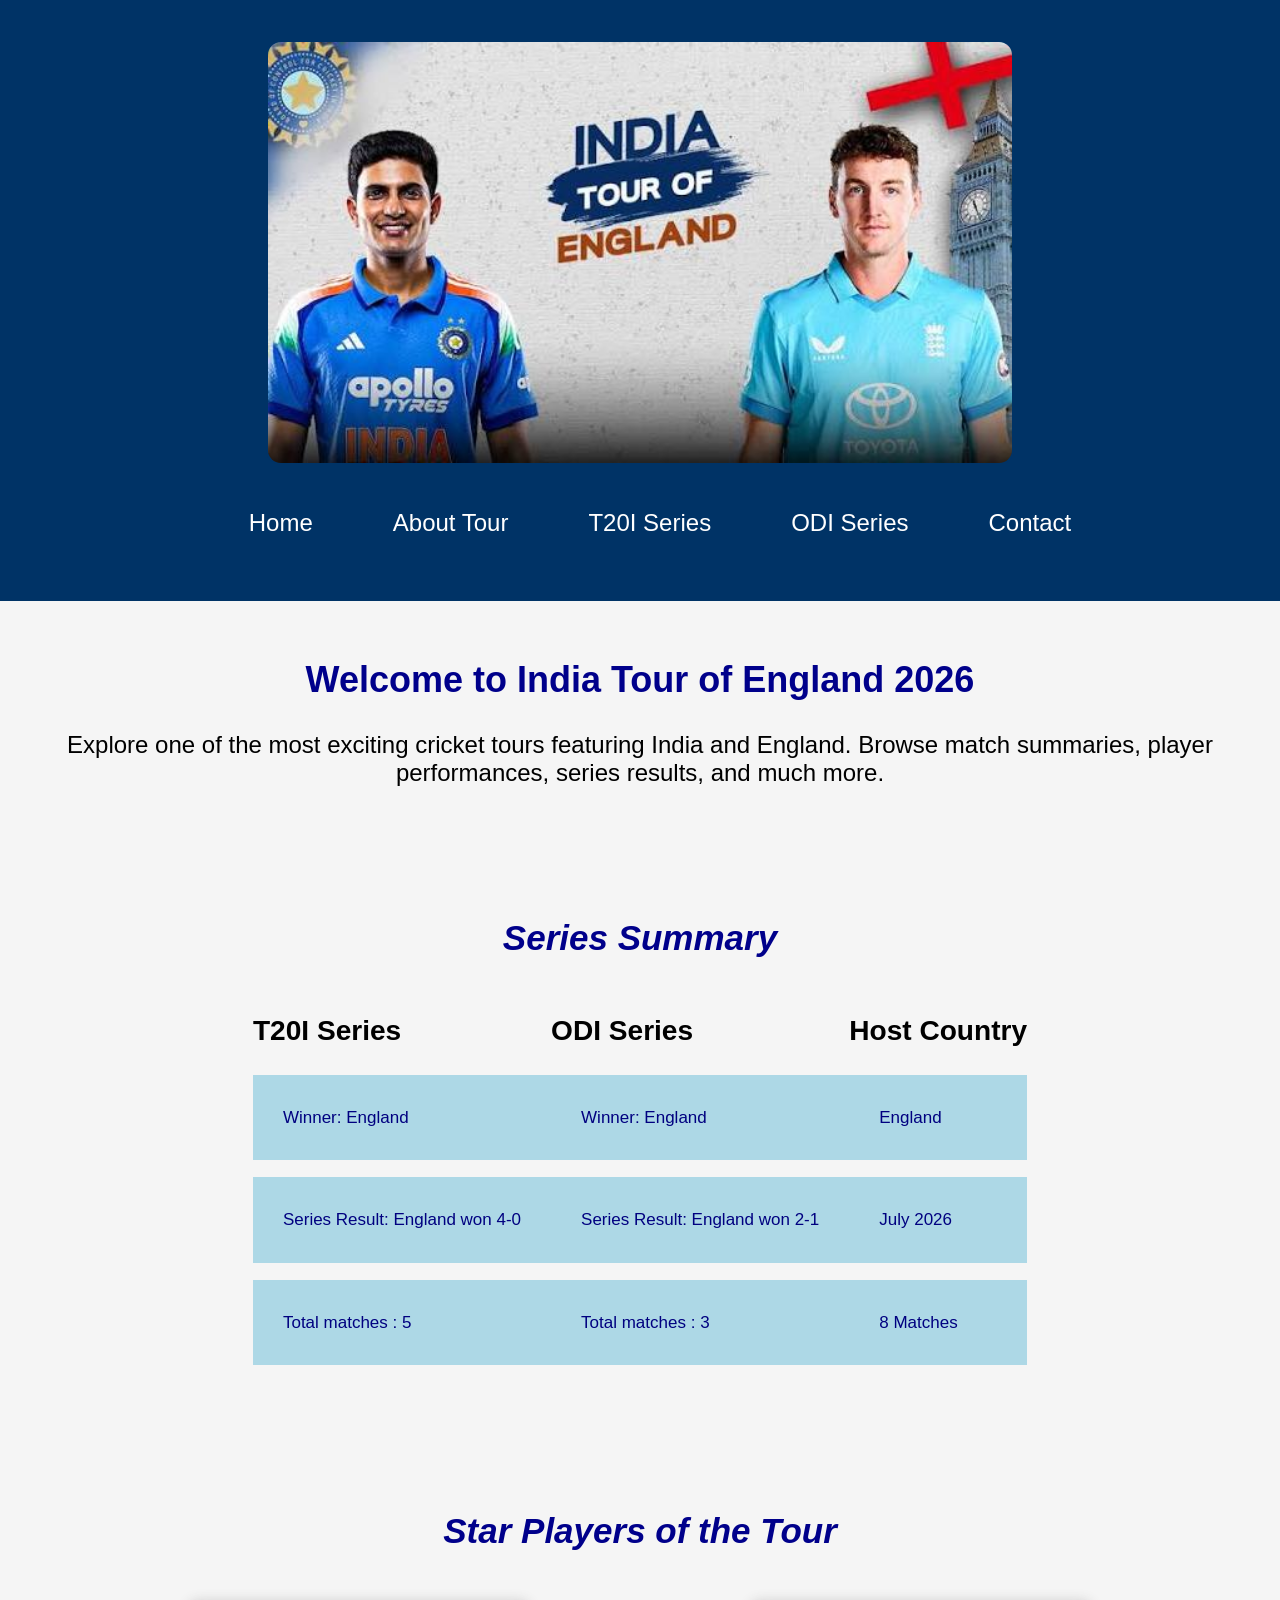
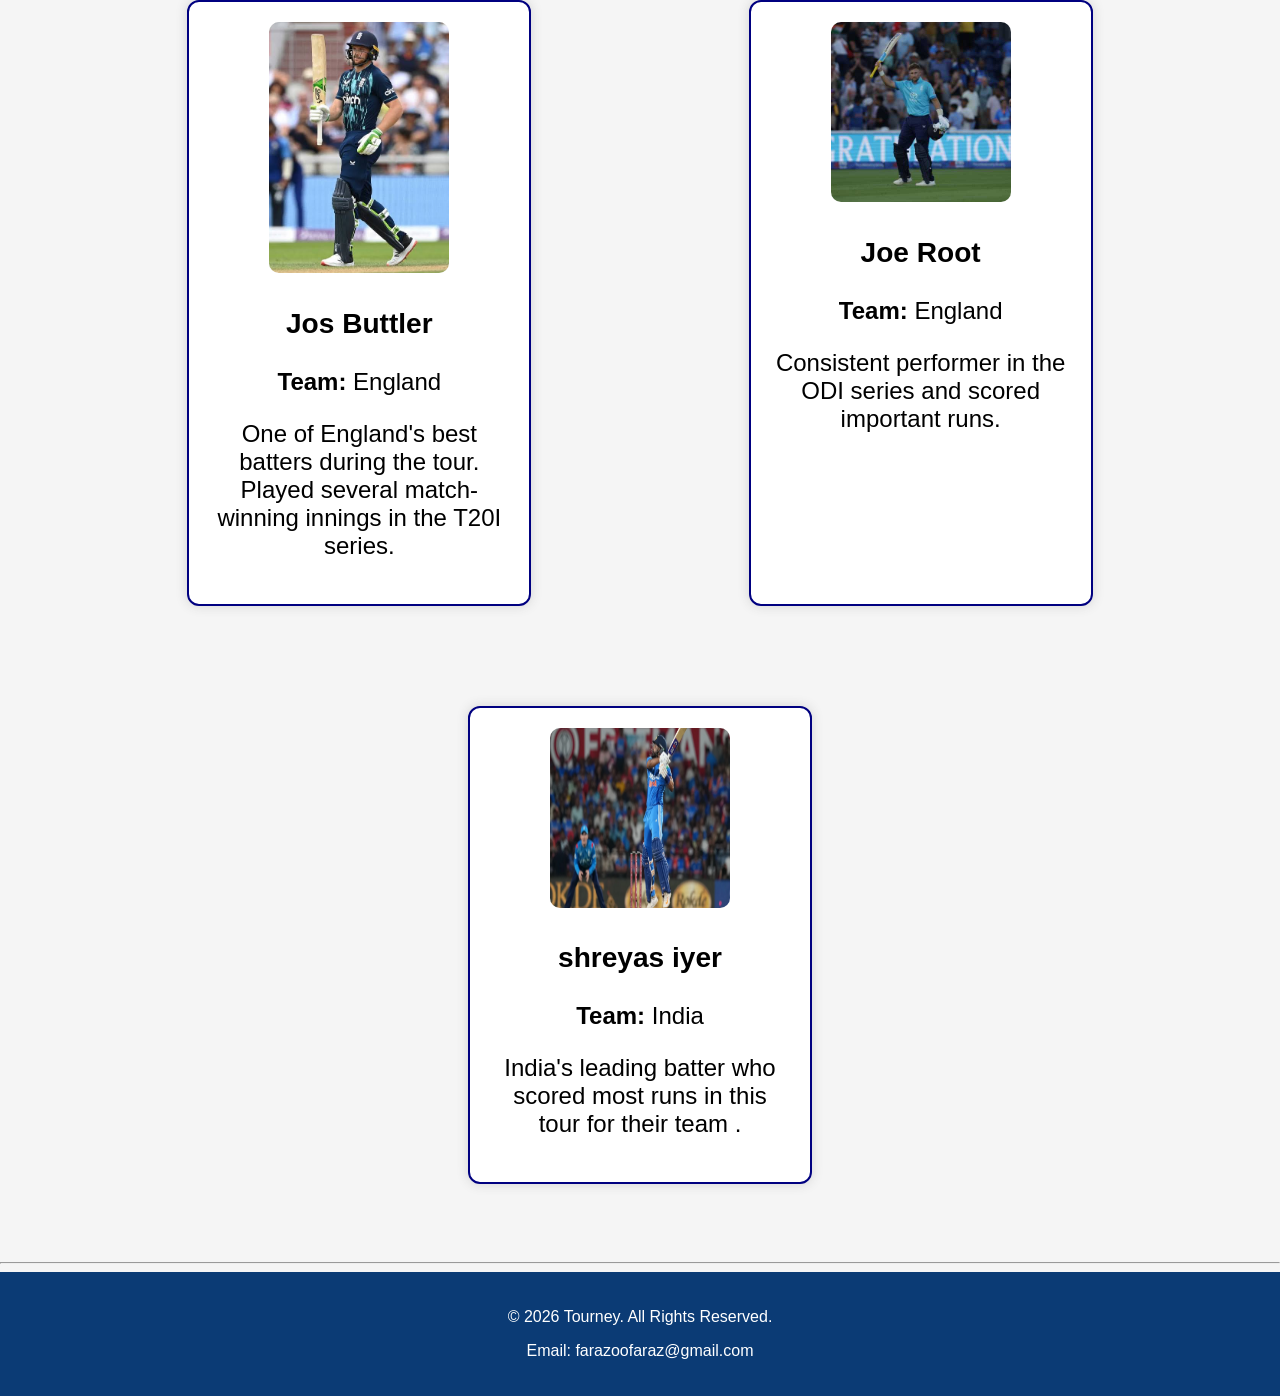
<file: index.html>
<!DOCTYPE html>
<html lang="en">
<head>
    <meta charset="UTF-8">
    <meta name="viewport" content="width=device-width, initial-scale=1.0">
    <title>India Tour of England 2026</title>
    <link rel="stylesheet" href="style.css">
</head>

<body>


    <header>

        <img src="india tour.jpeg" alt="India Tour Logo" class="banner" >

        <nav>
            <ul>
                <li><a href="#">Home</a></li>
                <li><a href="about.html">About Tour</a></li>
                <li><a href="t20.html">T20I Series</a></li>
                <li><a href="odi.html">ODI Series</a></li>
                <li><a href="contact.html">Contact</a></li>
            </ul>
        </nav>

    </header>

    <section class="welcome">

        <h1>Welcome to India Tour of England 2026</h1>
    
        <p>
            Explore one of the most exciting cricket tours featuring India and
            England. Browse match summaries, player performances, series results,
            and much more.
        </p>
    
    </section>


  
 

    <main>

   
     

      

    

      

        <section class="series-summary">

        <em> <h2>Series Summary</h2></em>
        <div class="series-summaryc">
            <div class="summary-card">
        
                <h3>T20I Series</h3>
                <p>Winner: England</p>
                <p>Series Result: England won 4-0</p>
                <p>Total matches : 5</p>
        
            </div>
        
            <div class="summary-card">
        
                <h3>ODI Series</h3>
                <p>Winner: England</p>
                <p> Series Result: England won  2-1</p>
                <p> Total matches : 3</p>
        
            </div>

            <div class="summary-card">

                <h3>Host Country</h3>
                
                <p>England</p>
                
                <p>July 2026</p>
                
                <p>8 Matches</p>
                
                </div>
            </div>
        </section>
        
        <section class="player-summary">

           <em> <h2>Star Players of the Tour</h2></em>
        <div class="player-container">
            <div class="player-card">
        
                <img src="buttler.jpeg" alt="Jos Buttler" width="180">
        
                <h3>Jos Buttler</h3>
        
                <p><strong>Team:</strong> England</p>
        
                <p>
                    One of England's best batters during the tour.
                    Played several match-winning innings in the T20I series.
                </p>
        
            </div>
        
            <div class="player-card">
        
                <img src="root.jpeg" alt="Joe Root" width="180">
        
                <h3>Joe Root</h3>
        
                <p><strong>Team:</strong> England</p>
        
                <p>
                    Consistent performer in the ODI series and scored important runs.
                </p>
        
            </div>
        
            <div class="player-card">
        
                <img src="shreyas.webp" alt="shreyas iyer" width="180" height="180">
        
                <h3>shreyas iyer</h3>
        
                <p><strong>Team:</strong> India</p>
        
                <p>
                    India's leading batter  who scored most runs in this tour for their team .
                </p>
        
            </div>
        </div>
      
</section>
    </main>

    <hr>


    <footer id="contact">

        <p>&copy; 2026 Tourney. All Rights Reserved.</p>

        <p>Email: farazoofaraz@gmail.com</p>

    </footer>

</body>
</html>
</file>
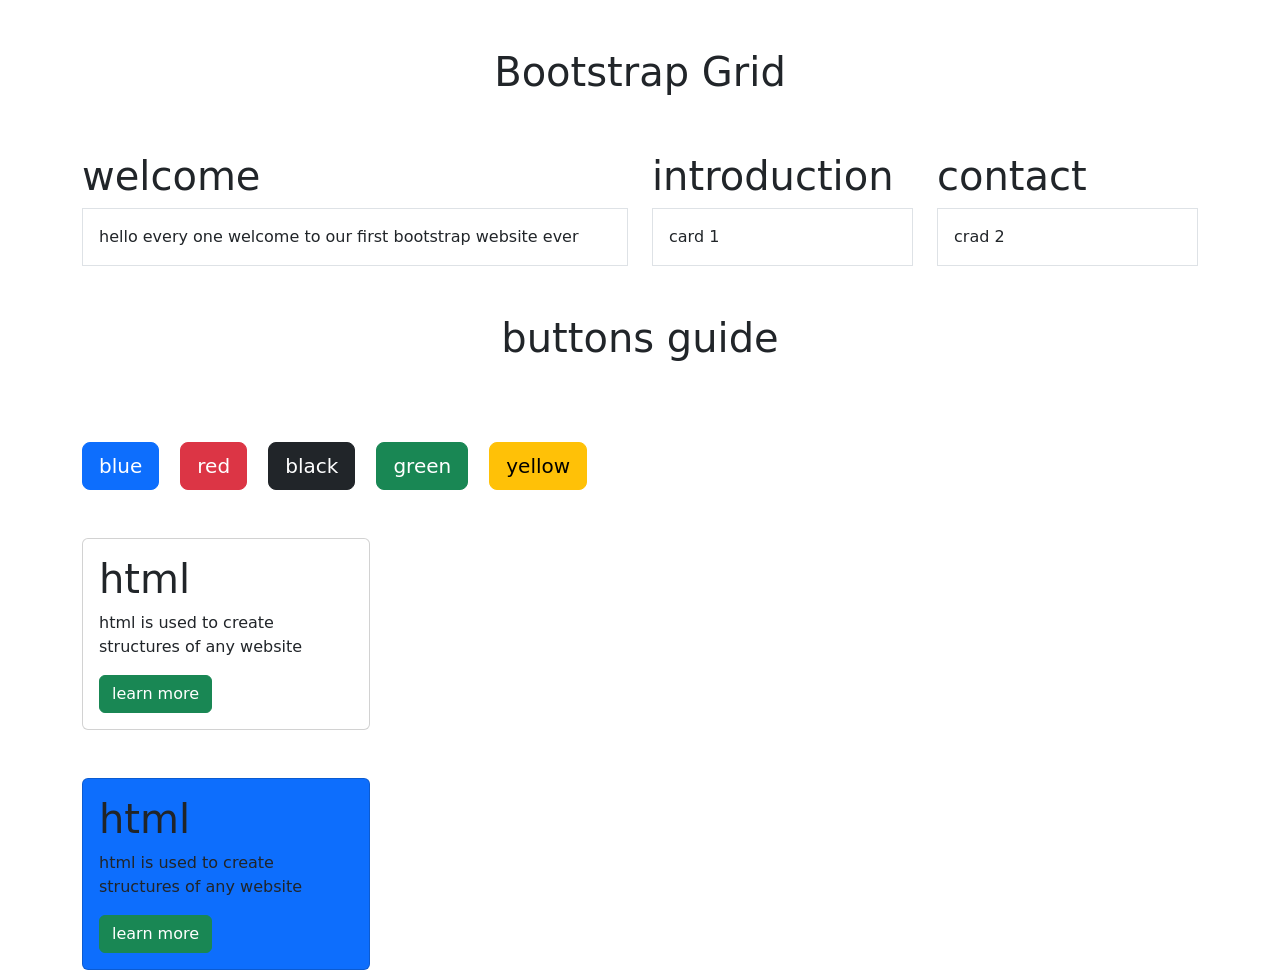
<file: bootstrap_practice/index.html>
<!DOCTYPE html>
<html lang="en">
<head>
    <meta charset="UTF-8">
    <meta http-equiv="X-UA-Compatible" content="IE=edge">
    <meta name="viewport" content="width=device-width, initial-scale=1.0">
    <title>bootstrap practice</title>
    <link href="https://cdn.jsdelivr.net/npm/bootstrap@5.3.8/dist/css/bootstrap.min.css" rel="stylesheet" integrity="sha384-sRIl4kxILFvY47J16cr9ZwB07vP4J8+LH7qKQnuqkuIAvNWLzeN8tE5YBujZqJLB" crossorigin="anonymous">
</head>
<body>
    <body>

        <div class="container">
        
            <h1 class="text-center mt-5">Bootstrap Grid</h1><br><br>
        
            <div class="row">
        
                <div class="col-md-6">
                    <h1>welcome</h1>
                  <div class="border p-3">hello every one welcome to our first bootstrap website ever</div>
                </div>
        
                <div class="col-md-3">
                    <h1>introduction </h1>
                    <div class="border p-3">  card 1</div>
                </div>
                <div class="col-md-3">
                    <h1>contact</h1>
                    <div class="border p-3"> crad 2</div>
                </div>
        
            </div>
        
        </div>
        <div class="container">
            <h1 class="text-center mt-5">buttons guide</h1><br><br><br>
            
        <div class="btn btn-primary btn-lg me-3">blue</div>
        <div class="btn btn-danger btn-lg me-3">red</div>
        <div class="btn btn-dark btn-lg me-3">black</div>
        <div class="btn btn-success btn-lg me-3">green</div>
        <div class="btn btn-warning btn-lg  ">yellow</div>
        
    </div>


    <div class="container mt-5">
        <div class="card " style="width:18rem;">
            <div class="card-body">
                <h1 class="card-title">html</h1>
                <p class="card-text">html is used to create structures of any website</p>
                <button class="btn btn-success"> learn more</button>

            </div>

        </div>

    </div>
    
    <div class="container mt-5 ">
        <div class="card bg-primary rounded col-md-6" style="width:18rem;">
            <div class="card-body">
                <h1 class="card-title">html</h1>
                <p class="card-text">html is used to create structures of any website</p>
                <button class="btn btn-success"> learn more</button>

            </div>

        </div>

    </div>
        
        </body>
</body>
</html>
</file>
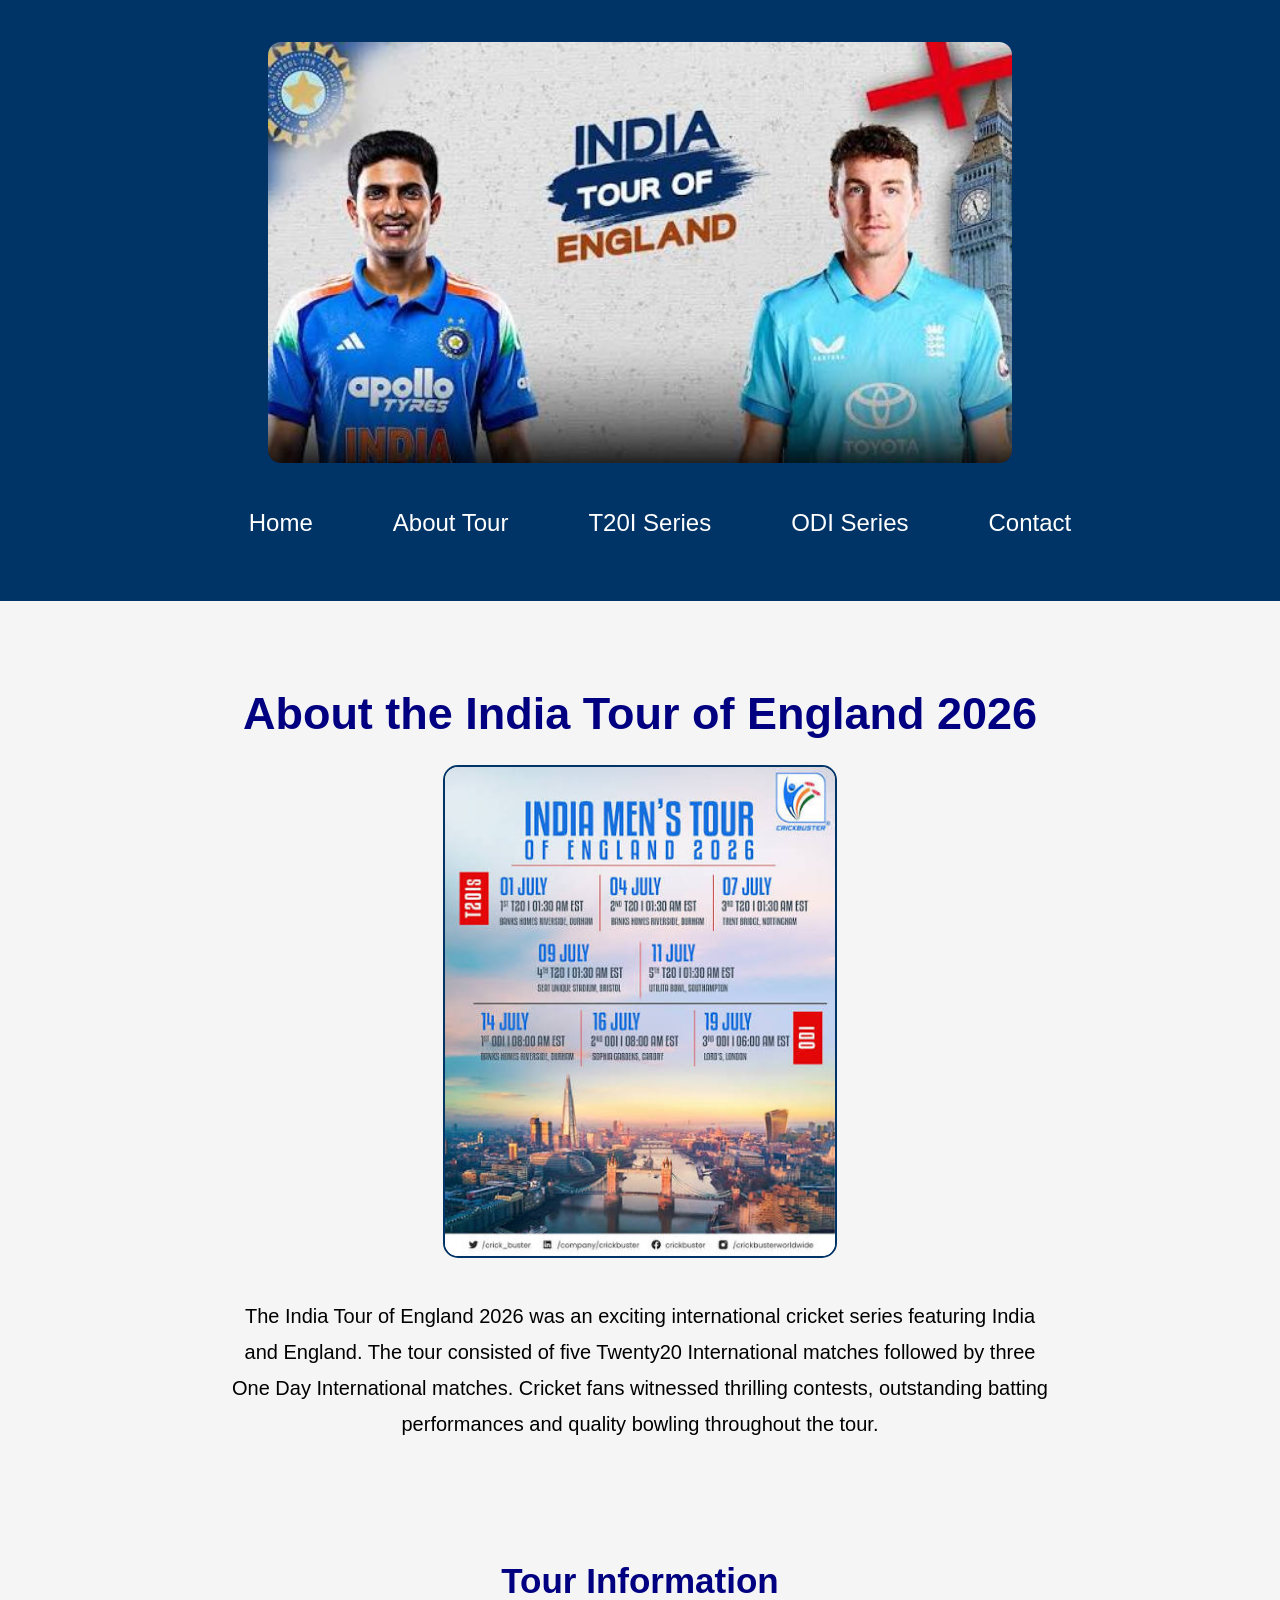
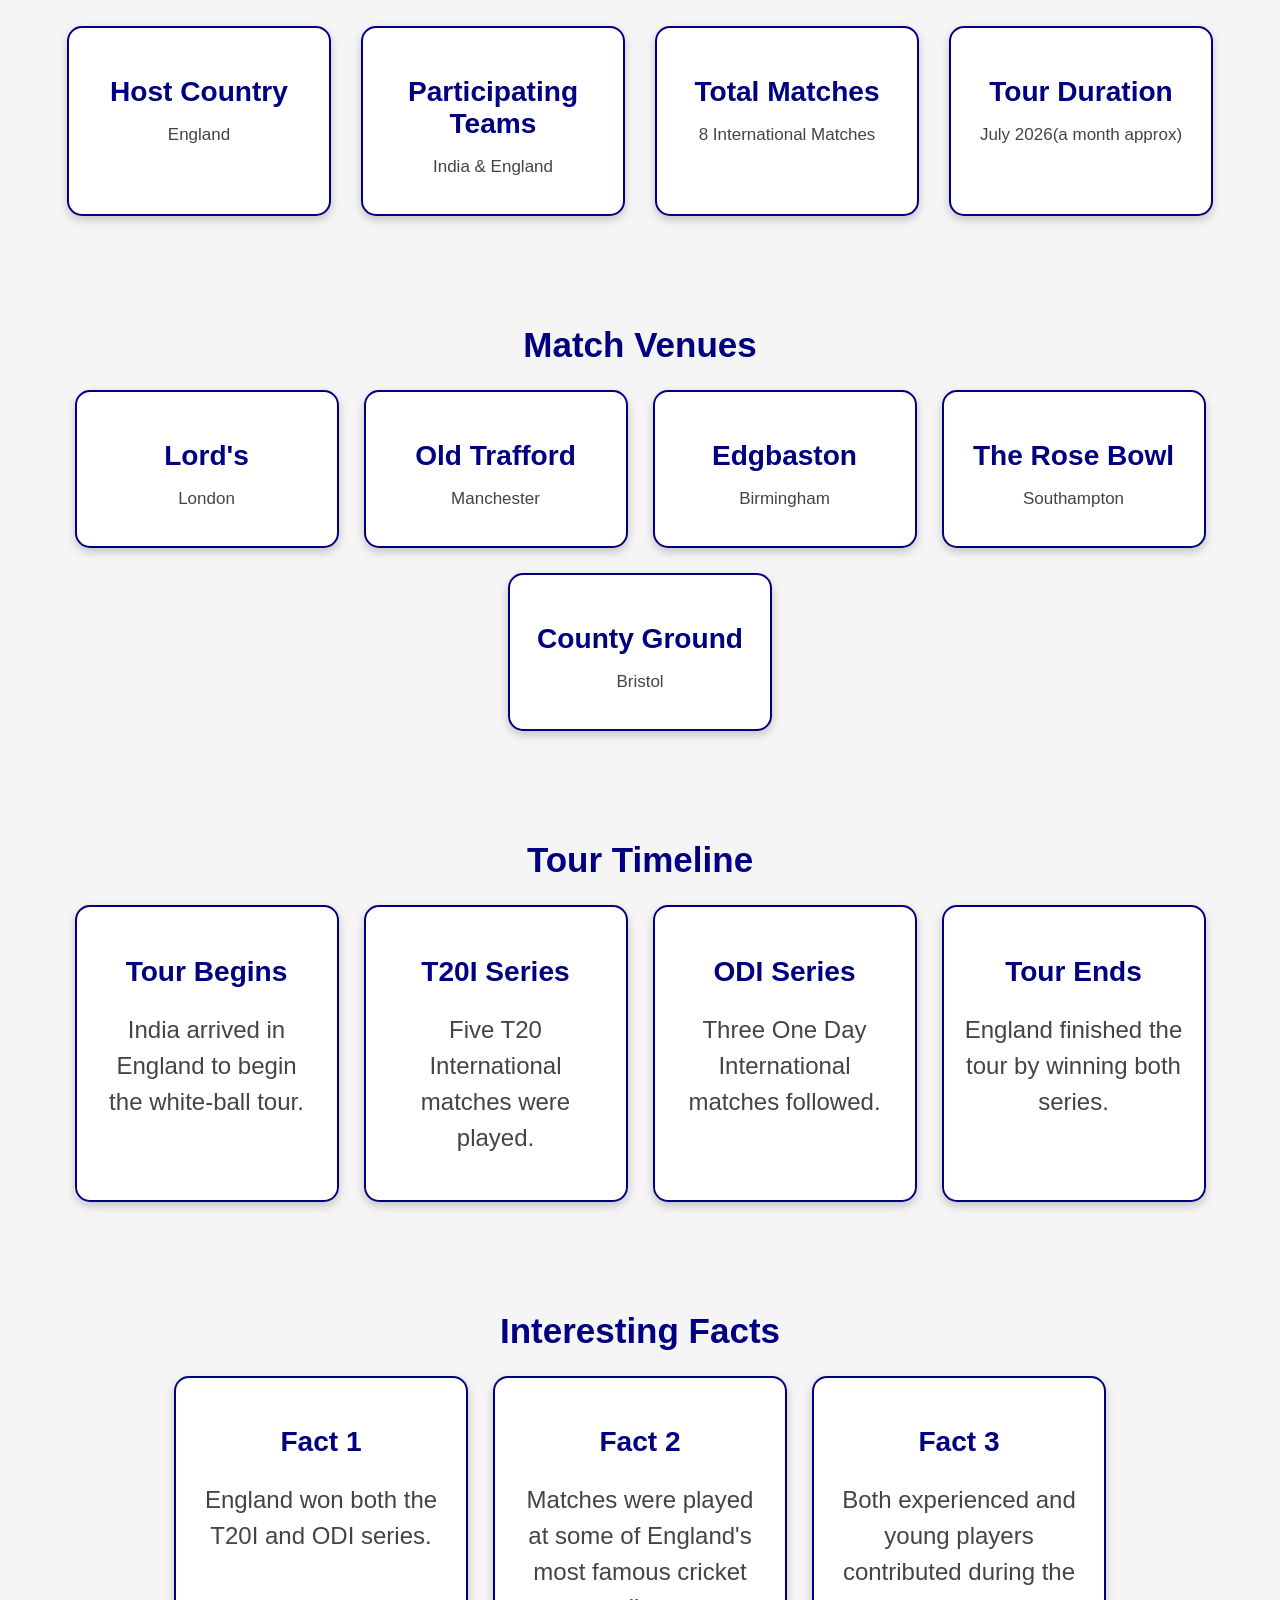
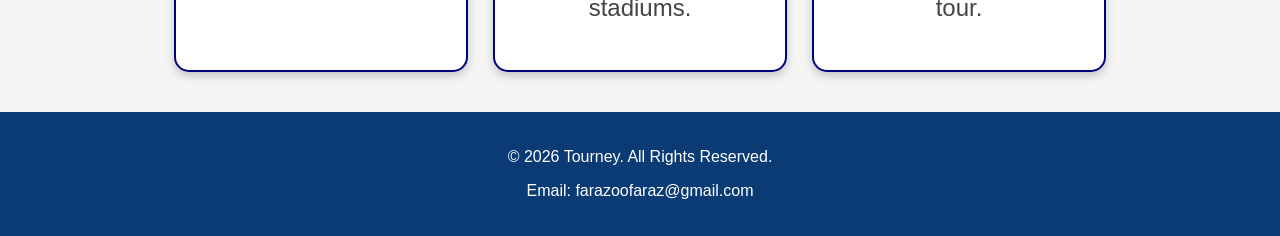
<file: about.html>
<!DOCTYPE html>
<html lang="en">
<head>
    <meta charset="UTF-8">
    <meta http-equiv="X-UA-Compatible" content="IE=edge">
    <meta name="viewport" content="width=device-width, initial-scale=1.0">
    <title>Document</title>
    <link rel="stylesheet" href="style.css">
</head>
<body>

    <header>

        <img src="india tour.jpeg" alt="India Tour Logo" class="banner" >

        <nav>
            <ul>
                <li><a href="#">Home</a></li>
                <li><a href="about.html">About Tour</a></li>
                <li><a href="t20.html">T20I Series</a></li>
                <li><a href="odi.html">ODI Series</a></li>
                <li><a href="contact.html">Contact</a></li>
            </ul>
        </nav>

    </header>
    
    <section class="about-hero">

        <h1>About the India Tour of England 2026</h1>
        <img src="india tour logo.jpeg" alt="Dates of Matches">
        
        <p>
        The India Tour of England 2026 was an exciting international cricket series featuring
        India and England. The tour consisted of five Twenty20 International matches followed
        by three One Day International matches. Cricket fans witnessed thrilling contests,
        outstanding batting performances and quality bowling throughout the tour.
        </p>
        
        </section>

    

        <section class="tour-information">

            <h2>Tour Information</h2>
            
            <div class="tour-container">
            
            <div class="tour-card">
            
            <h3>Host Country</h3>
            
            <p>England</p>
            
            </div>
            
            <div class="tour-card">
            
            <h3>Participating Teams</h3>
            
            <p>India & England</p>
            
            </div>
            
            <div class="tour-card">
            
            <h3>Total Matches</h3>
            
            <p>8 International Matches</p>
            
            </div>
            
            <div class="tour-card">
            
            <h3>Tour Duration</h3>
            
            <p> July 2026(a month approx)</p>
            
            </div>
            
            </div>
            
            </section>


            <section class="venues">

                <h2>Match Venues</h2>
                
                <div class="venue-container">
                
                <div class="venue-card">
                <h3>Lord's</h3>
                <p>London</p>
                </div>
                
                <div class="venue-card">
                <h3>Old Trafford</h3>
                <p>Manchester</p>
                </div>
                
                <div class="venue-card">
                <h3>Edgbaston</h3>
                <p>Birmingham</p>
                </div>
                
                <div class="venue-card">
                <h3>The Rose Bowl</h3>
                <p>Southampton</p>
                </div>
                
                <div class="venue-card">
                <h3>County Ground</h3>
                <p>Bristol</p>
                </div>
                
                </div>
                
                </section>

                <section class="timeline">

                    <h2>Tour Timeline</h2>
                    
                    <div class="timeline-container">
                    
                    <div class="timeline-card">
                    
                    <h3>Tour Begins</h3>
                    
                    <p>India arrived in England to begin the white-ball tour.</p>
                    
                    </div>
                    
                    <div class="timeline-card">
                    
                    <h3>T20I Series</h3>
                    
                    <p>Five T20 International matches were played.</p>
                    
                    </div>
                    
                    <div class="timeline-card">
                    
                    <h3>ODI Series</h3>
                    
                    <p>Three One Day International matches followed.</p>
                    
                    </div>
                    
                    <div class="timeline-card">
                    
                    <h3>Tour Ends</h3>
                    
                    <p>England finished the tour by winning both series.</p>
                    
                    </div>
                    
                    </div>
                    
                    </section>



                    <section class="facts">

                        <h2>Interesting Facts</h2>
                        
                        <div class="fact-container">
                        
                        <div class="fact-card">
                        
                        <h3>Fact 1</h3>
                        
                        <p>England won both the T20I and ODI series.</p>
                        
                        </div>
                        
                        <div class="fact-card">
                        
                        <h3> Fact 2</h3>
                        
                        <p>Matches were played at some of England's most famous cricket stadiums.</p>
                        
                        </div>
                        
                        <div class="fact-card">
                        
                        <h3>Fact 3</h3>
                        
                        <p>Both experienced and young players contributed during the tour.</p>
                        
                        </div>
                        
                        </div>
                        
                        </section>


    <footer id="contact">

        <p>&copy; 2026 Tourney. All Rights Reserved.</p>

        <p>Email: farazoofaraz@gmail.com</p>

    </footer>

</body>
</html>
</file>
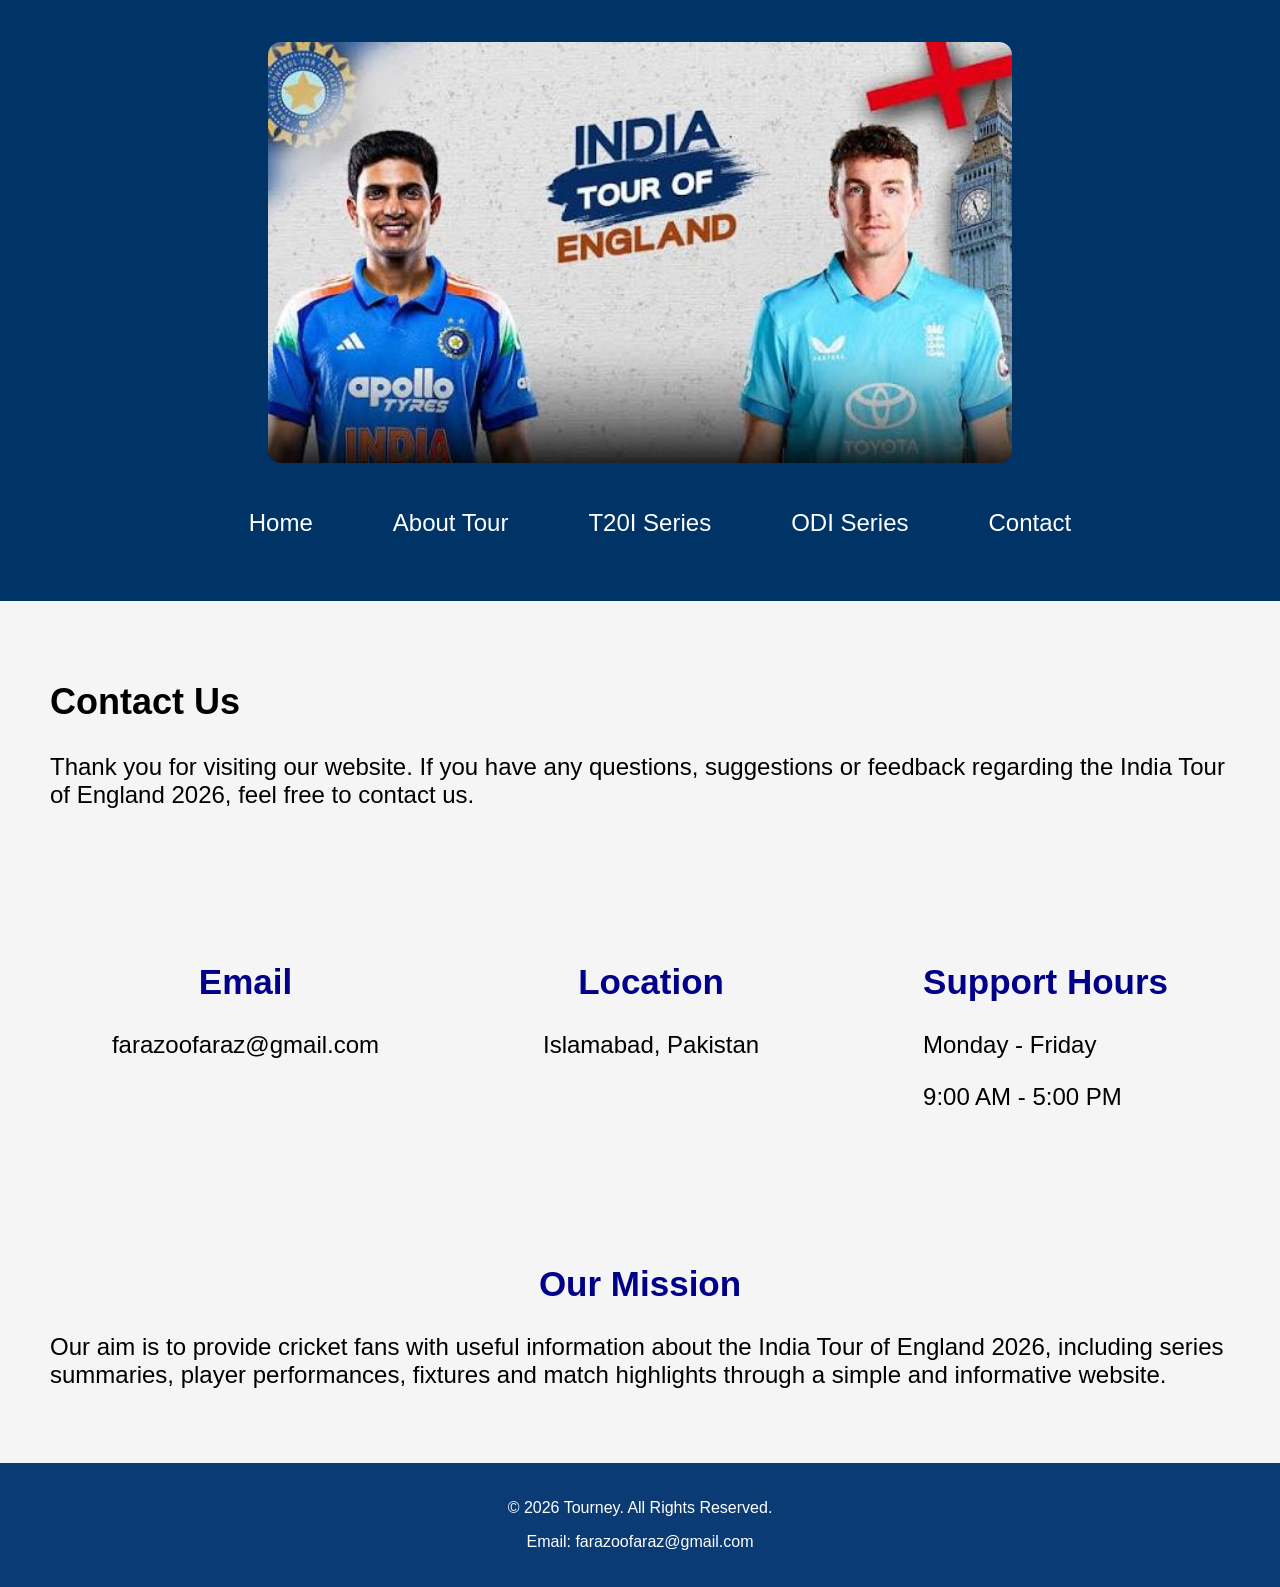
<file: contact.html>
<!DOCTYPE html>
<html lang="en">

<head>
    <meta charset="UTF-8">
    <meta name="viewport" content="width=device-width, initial-scale=1.0">
    <title>Contact | India Tour of England 2026</title>

    <link rel="stylesheet" href="style.css">
</head>

<body>

    <header>

        <img src="india tour.jpeg" alt="India Tour Banner" class="banner">

        <nav>

            <ul>

                <li><a href="index.html">Home</a></li>
                <li><a href="about.html">About Tour</a></li>
                <li><a href="t20.html">T20I Series</a></li>
                <li><a href="odi.html">ODI Series</a></li>
                <li><a href="contact.html">Contact</a></li>

            </ul>

        </nav>

    </header>

    <main>

        <section class="contact-heading">

            <h1>Contact Us</h1>

            <p>
                Thank you for visiting our website. If you have any questions,
                suggestions or feedback regarding the India Tour of England 2026,
                feel free to contact us.
            </p>

        </section>

        <section class="contact-info">

            <div class="contact-card">

                <h2>Email</h2>

                <p>farazoofaraz@gmail.com</p>

            </div>

            <div class="contact-card">

                <h2>Location</h2>

                <p>Islamabad, Pakistan</p>

            </div>

            <div class="contact-card">

                <h2>Support Hours</h2>

                <p>Monday - Friday</p>

                <p>9:00 AM - 5:00 PM</p>

            </div>

        </section>

        <section class="mission">

            <h2>Our Mission</h2>

            <p>
                Our aim is to provide cricket fans with useful information about
                the India Tour of England 2026, including series summaries,
                player performances, fixtures and match highlights through a
                simple and informative website.
            </p>

        </section>

      
    </main>

    <footer id="contact">

        <p>&copy; 2026 Tourney. All Rights Reserved.</p>

        <p>Email: farazoofaraz@gmail.com</p>
    </footer>

</body>

</html>
</file>
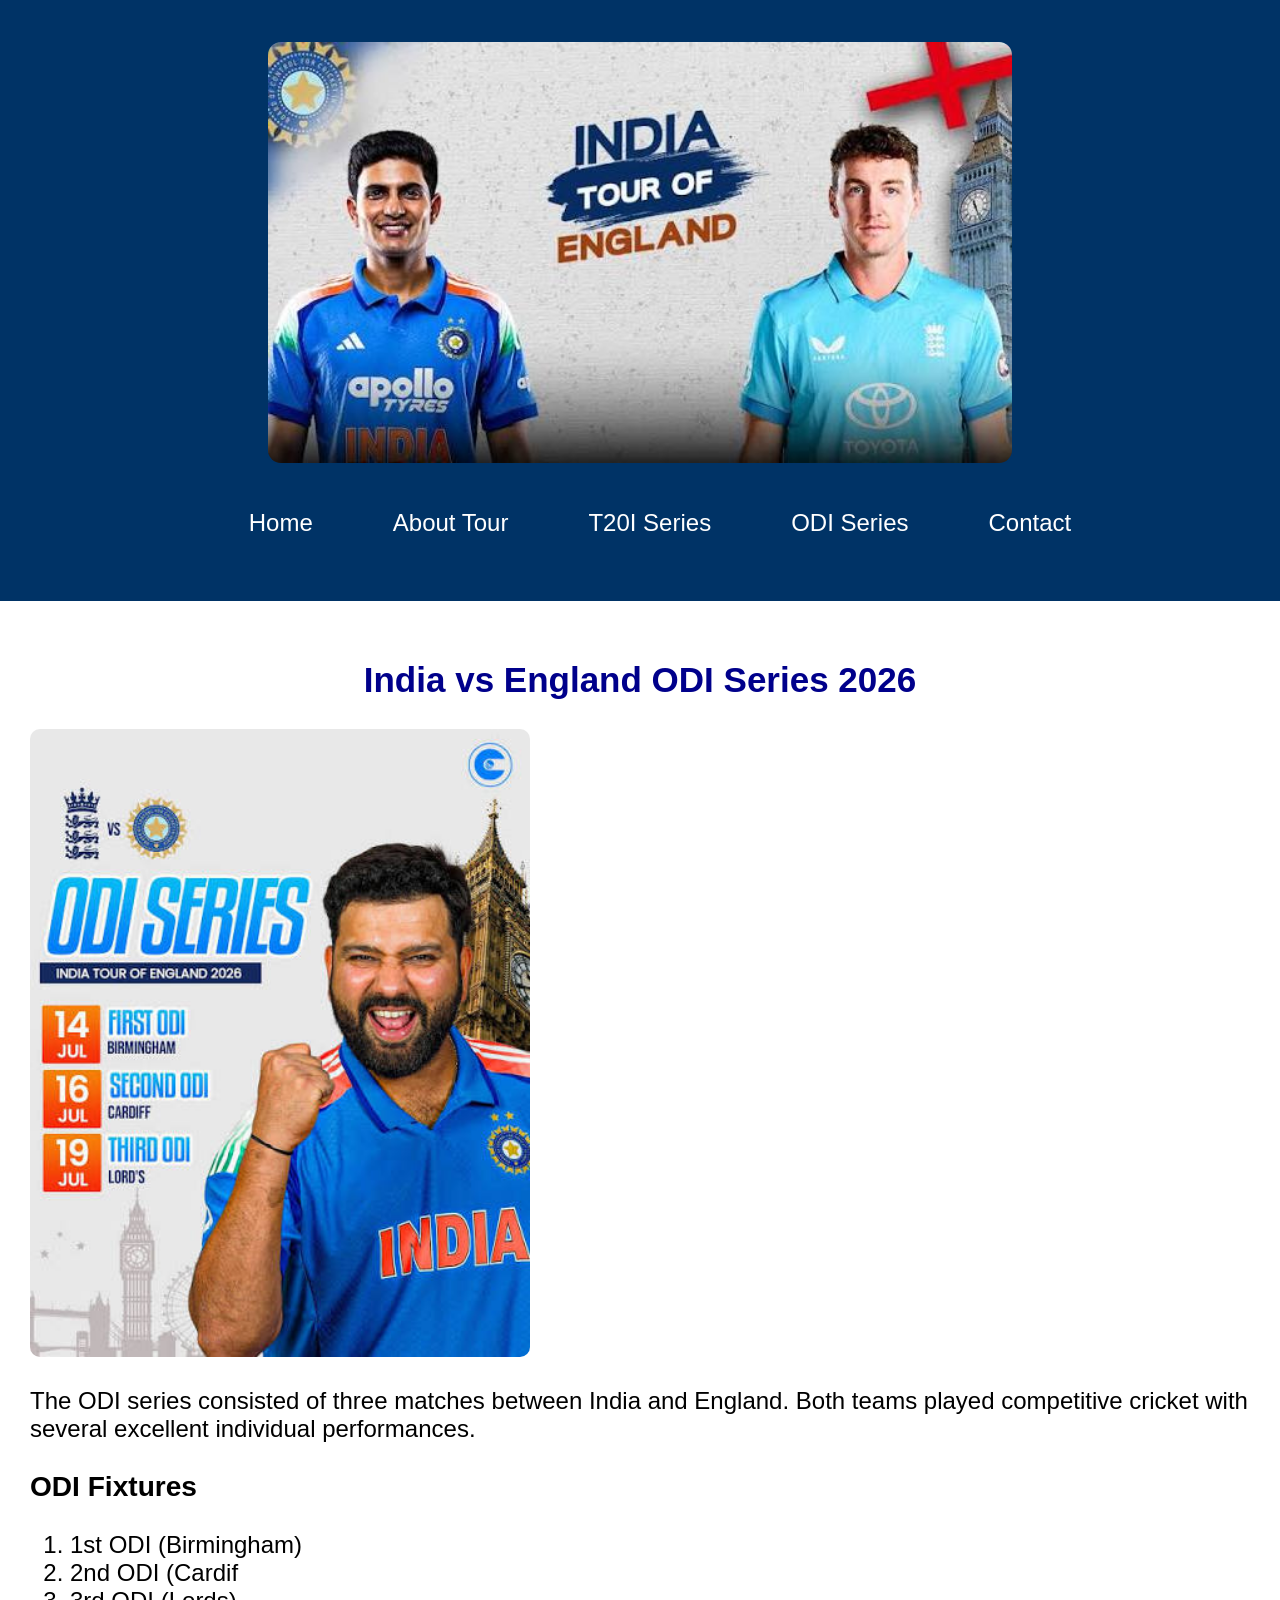
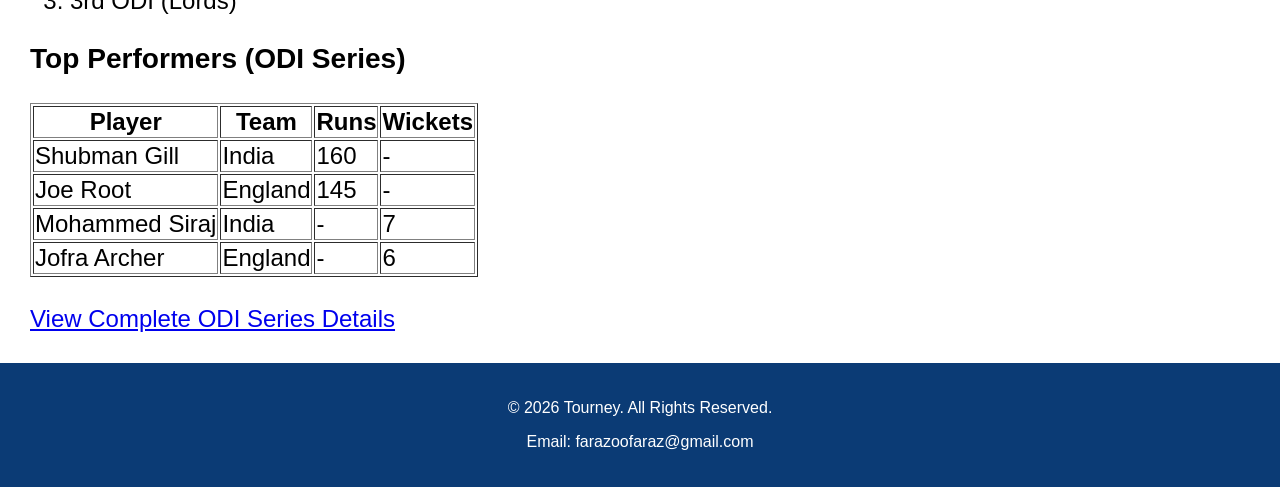
<file: odi.html>
<!DOCTYPE html>
<html lang="en">
<head>
    <meta charset="UTF-8">
    <meta http-equiv="X-UA-Compatible" content="IE=edge">
    <meta name="viewport" content="width=device-width, initial-scale=1.0">
    <title>Document</title>
    <link rel="stylesheet" href="style.css">
</head>
<body>
    
    <header>

        <img src="india tour.jpeg" alt="India Tour Logo" class="banner" >

        <nav>
            <ul>
                <li><a href="#">Home</a></li>
                <li><a href="about.html">About Tour</a></li>
                <li><a href="t20.html">T20I Series</a></li>
                <li><a href="odi.html">ODI Series</a></li>
                <li><a href="contact.html">Contact</a></li>
            </ul>
        </nav>

    </header>


    <section id="odi">

        <h2>India vs England ODI Series 2026</h2>
    
        <img src="odi series.jpeg" alt="ODI Series" width="500">
    
        <p>
    
            The ODI series consisted of three matches between
            India and England. Both teams played competitive cricket
            with several excellent individual performances.
    
        </p>
    
        <h3>ODI Fixtures</h3>
    
        <ol>
    
            <li>1st ODI  (Birmingham)</li>
            <li>2nd ODI  (Cardif</li>
            <li>3rd ODI  (Lords)</li>
    
        </ol>
    
        <h3>Top Performers (ODI Series)</h3>
    
        <table border="1">
    
            <tr>
    
                <th>Player</th>
                <th>Team</th>
                <th>Runs</th>
                <th>Wickets</th>
    
            </tr>
    
            <tr>
    
                <td>Shubman Gill</td>
                <td>India</td>
                <td>160</td>
                <td>-</td>
    
            </tr>
    
            <tr>
    
                <td>Joe Root</td>
                <td>England</td>
                <td>145</td>
                <td>-</td>
    
            </tr>
    
            <tr>
    
                <td>Mohammed Siraj</td>
                <td>India</td>
                <td>-</td>
                <td>7</td>
    
            </tr>
    
            <tr>
    
                <td>Jofra Archer</td>
                <td>England</td>
                <td>-</td>
                <td>6</td>
    
            </tr>
    
        </table>
    
        <br>
    
        <a href="https://www.espncricinfo.com/series/india-in-england-2026">
            View Complete ODI Series Details
        </a>
    
    </section>

    <footer id="contact">

        <p>&copy; 2026 Tourney. All Rights Reserved.</p>

        <p>Email: farazoofaraz@gmail.com</p>

    </footer>

    
</body>
</html>
</file>
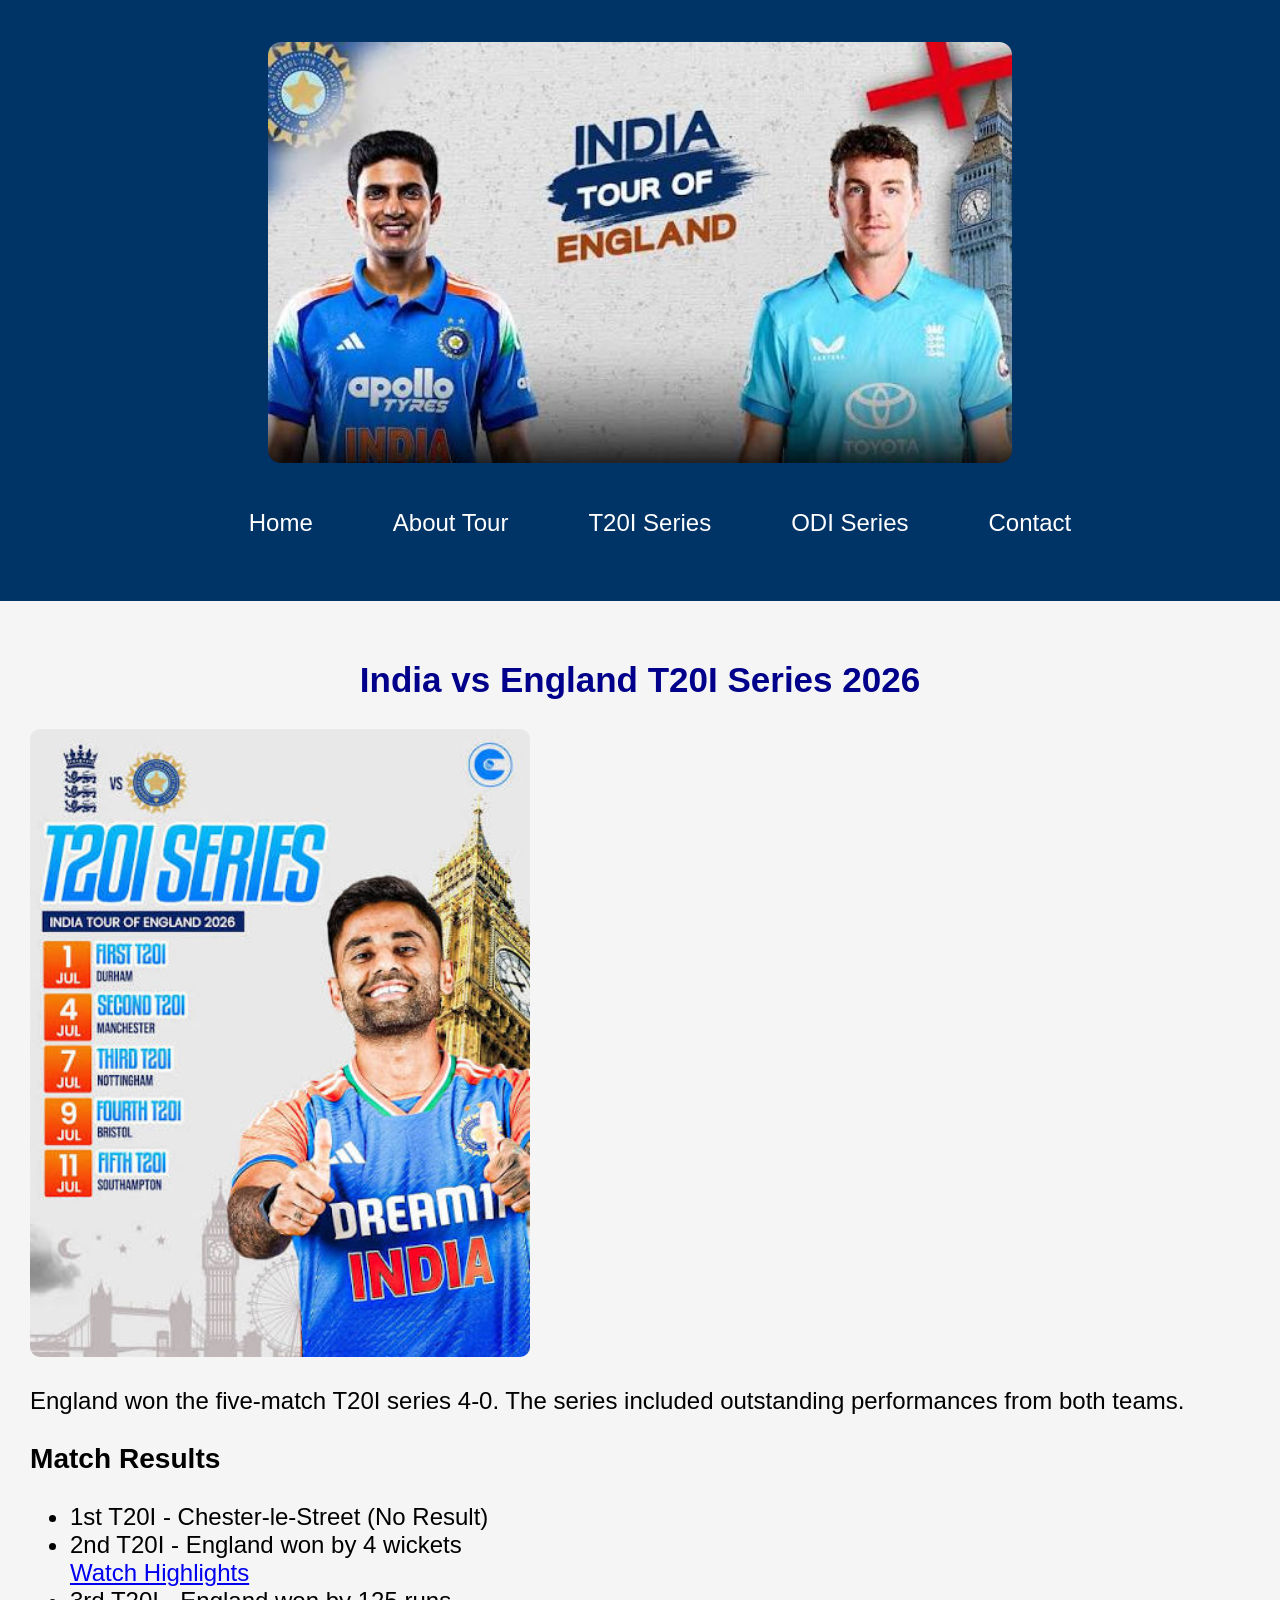
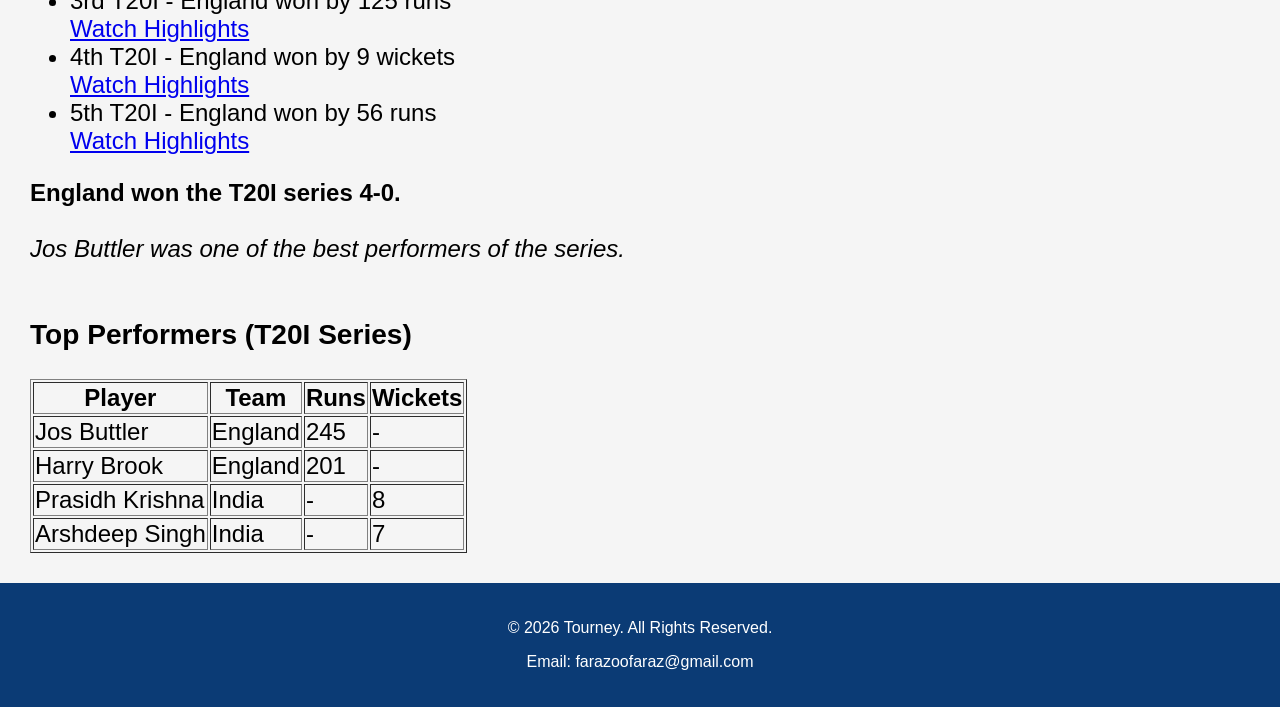
<file: t20.html>
<!DOCTYPE html>
<html lang="en">
<head>
    <meta charset="UTF-8">
    <meta http-equiv="X-UA-Compatible" content="IE=edge">
    <meta name="viewport" content="width=device-width, initial-scale=1.0">
    <title>Document</title>
    <link rel="stylesheet" href="style.css">
</head>
<body>
    <header>

        <img src="india tour.jpeg" alt="India Tour Logo" class="banner" >

        <nav>
            <ul>
                <li><a href="#">Home</a></li>
                <li><a href="about.html">About Tour</a></li>
                <li><a href="t20.html">T20I Series</a></li>
                <li><a href="odi.html">ODI Series</a></li>
                <li><a href="contact.html">Contact</a></li>
            </ul>
        </nav>

    </header>
    
    <section id="t20">

        <h2>India vs England T20I Series 2026</h2>
    
        <img src="images.jpeg" alt="T20 Series" width="500">
    
        <p>
    
            England won the five-match T20I series 4-0.
            The series included outstanding performances from both teams.
    
        </p>
    
        <h3>Match Results</h3>
    
        <ul>
    
            <li>
                1st T20I - Chester-le-Street (No Result)
            </li>
    
            <li>
                2nd T20I - England won by 4 wickets
                <br>
                <a href="https://www.youtube.com/watch?v=LPM15KGrHbs">
                    Watch Highlights
                </a>
            </li>
    
            <li>
                3rd T20I - England won by 125 runs
                <br>
                <a href="https://www.youtube.com/watch?v=LPM15KGrHbs&t=37s">
                    Watch Highlights
                </a>
            </li>
    
            <li>
                4th T20I - England won by 9 wickets
                <br>
                <a href="https://www.youtube.com/watch?v=fajVPftHI2M">
                    Watch Highlights
                </a>
            </li>
    
            <li>
                5th T20I - England won by 56 runs
                <br>
                <a href="https://www.youtube.com/watch?v=GykK-y5hQF8">
                    Watch Highlights
                </a>
            </li>
    
        </ul>
    
        <strong>England won the T20I series 4-0.</strong>
    
        <br><br>
    
        <em>Jos Buttler was one of the best performers of the series.</em>
    
        <br><br>
    
        <h3>Top Performers (T20I Series)</h3>
    
        <table border="1">
    
            <tr>
    
                <th>Player</th>
                <th>Team</th>
                <th>Runs</th>
                <th>Wickets</th>
    
            </tr>
    
            <tr>
    
                <td>Jos Buttler</td>
                <td>England</td>
                <td>245</td>
                <td>-</td>
    
            </tr>
    
            <tr>
    
                <td>Harry Brook</td>
                <td>England</td>
                <td>201</td>
                <td>-</td>
    
            </tr>
    
            <tr>
    
                <td>Prasidh Krishna</td>
                <td>India</td>
                <td>-</td>
                <td>8</td>
    
            </tr>
    
            <tr>
    
                <td>Arshdeep Singh</td>
                <td>India</td>
                <td>-</td>
                <td>7</td>
    
            </tr>
    
        </table>
    
    </section>

    <footer id="contact">

        <p>&copy; 2026 Tourney. All Rights Reserved.</p>

        <p>Email: farazoofaraz@gmail.com</p>

    </footer>

</body>
</html>
</file>
<file: style.css>
body {
    font-family: Arial, Helvetica, sans-serif;
    background-color: whitesmoke;
    color: black;
    margin: 0px;
}
header{
    background-color: #003366;
    padding: 20px;
    text-align: center;
    
}
nav ul{
    list-style: none;
    font-size: x-large;
    display: flex;
    align-content: space-b;
    gap: 40px;
    justify-content: center;
}
nav li{
    display: inline;
    margin: 20px;
}
nav a{
    color: white;
    text-decoration: none;
}
img{
    border-radius: 10px;
}

.banner{
    display: block;
    margin: 20px auto;
    width: 60%;
    max-width: 900px;
    height: auto;
    border-radius: 15px;
    border: 2px solid #003366;

}

#about{
    padding: 30px;
    text-align: center;
}

#t20{
    padding: 30px;
    background-color: #f5f5f5;
}

#odi{
    padding: 30px;
    background-color: white;
}

#contact{
    background-color: #0b3b75;
    color: white;
    text-align: center;
    padding: 20px;
}

.headingt{
   text-align: center;
   color: darkblue;
}
h2{
    color: darkblue;
    text-align: center;
    font-size: 35px;
}
.player-card{
    background-color: white;
    border: 2px solid navy;
    border-radius: 12px;
    box-shadow:0 0 12px lightgray;
    padding: 20px;
    margin: 20px;
    text-align: center;
    height: auto;
    width: 300px;
   

}


.summary-card p{
    color: navy;
    font-size: 17px;
     line-height: 1.5;
     padding: 30px;
     background-color: lightblue
     
}

.player-container{
    display:flex;
    justify-content:space-evenly;
    gap: 60px;
    flex-wrap:wrap;

}



section{
    padding: 50px;
    font-size: x-large;
}
.series-summaryc{
    display: flex;
    justify-content: center;
}
.welcome{
    justify-content: center;
    display: inline;
    text-align: center;
    color: darkblue
}
.welcome p{
    color: black;
}
.contact-info{
    display: flex;
    justify-items: center;
    gap: 40px;
    justify-content: space-around;
}

.about-hero{
   text-align: center;
    padding : 100px
    gap: 40px;
  
   

}
.about-hero img {
    display: block;
    margin: 20px auto;
    width: 33%;
 margin-bottom: 40px;
    max-width: 900px;
    height: auto;
    border-radius: 15px;
    border: 2px solid #003366;
}
.about-hero h1{
    color: navy;
    font-size: 45px;
    margin-bottom: 50px;
}
.about-hero p{
    font-size: 20px;
    line-height: 1.8;
margin: auto;
width: 70%;

}
.tour-information{

    text-align:center;
    
    padding:40px;
    
    }
    .tour-container{

        display:flex;
        
        justify-content:center;
        
        gap:30px;
        
        flex-wrap:wrap;
        }

        .tour-card{

            background:white;
            
            width:220px;
            
            padding:20px;
            
            border-radius:15px;
            
            border:2px solid navy;
            
            box-shadow:0 4px 10px rgba(0,0,0,.2);
            
            text-align:center;
            
            }

            .tour-card h3{

                color:navy;
                
                margin-bottom:10px;
                
                }

                .tour-card p{

                    font-size:17px;
                    
                    color:#444;
                    
                    }

  .venue-card{
       width: 220px;
      background: white;
     border: 2px solid navy;
    border-radius: 15px;
     padding: 20px;
     box-shadow: 0 4px 10px rgba(0,0,0,0.2);
  }

.venue-card h3{
    
    color: navy;
    margin-bottom: 10px;
}
.venue-card p{
    font-size: 17px;
    color:#444;
}
        .venues{
            text-align: center;
            padding: 40px;
        }


        .venue-container{
            display: flex;
            flex-wrap: wrap;
            gap: 25px;
            justify-content: center;

        }


        .timeline{
            text-align: center;
            padding: 40px;
        }
        
        
        .timeline-container{
            display: flex;
            justify-content: center;
            gap: 25px;
            flex-wrap: wrap;
        }


        .timeline-card{
            width: 220px;
            background: white;
            border: 2px solid navy;
            border-radius: 15px;
            padding: 20px;
            box-shadow: 0 4px 10px rgba(0,0,0,0.2);
        }


        .timeline-card h3{
            color: navy;
            margin-bottom: 10px;
        }

        .timeline-card p{
            color: #444;
            line-height: 1.5;
        }


        .facts{
            text-align: center;
            padding: 40px;
        }

        .fact-container{
            display: flex;
            justify-content: center;
            gap: 25px;
            flex-wrap: wrap;
        }


        .fact-card{
            width: 250px;
            background: white;
            border: 2px solid navy;
            border-radius: 15px;
            padding: 20px;
            box-shadow: 0 4px 10px rgba(0,0,0,0.2);
        }

        .fact-card h3{
            color: navy;
            margin-bottom: 10px;
        }

        .fact-card p{
            color: #444;
            line-height: 1.5;
        }

        .about-hero h1,
        .tour-information h2,
        .venues h2,
        .timeline h2,
        .facts h2{
    color: navy;
    margin-bottom: 25px;
}

@media(max-width:768px){
    nav ul {
        flex-direction: column;
        align-items: center;
        gap: 20px;
    }
    .series-summaryc {
        flex-direction: column;
        align-items: center;

    }
    .player-container{
        flex-direction: column;
        align-items: center;
    }
    .banner{
        width: 95%;
    }
    h1{
        font-size: 32px;
    }
    h2 {
        font-size: 24px;
    }
    p {
        font-size: 16px;
    }
    .player-card{
        width: 90%;
    }
    .summary-card{
        width: 90%;
    }
    .contact-info{
        width: 90%;
    }
    .tour-container,
    .venue-container,
    .timeline-container,
    .fact-container{
        flex-direction: column;
        align-items: center;
    }

    .tour-card,
    .venue-card,
    .timeline-card,
    .fact-card{
        width:90%;
    }

    .about-hero p{
        width:90%;
    }

}
</file>
